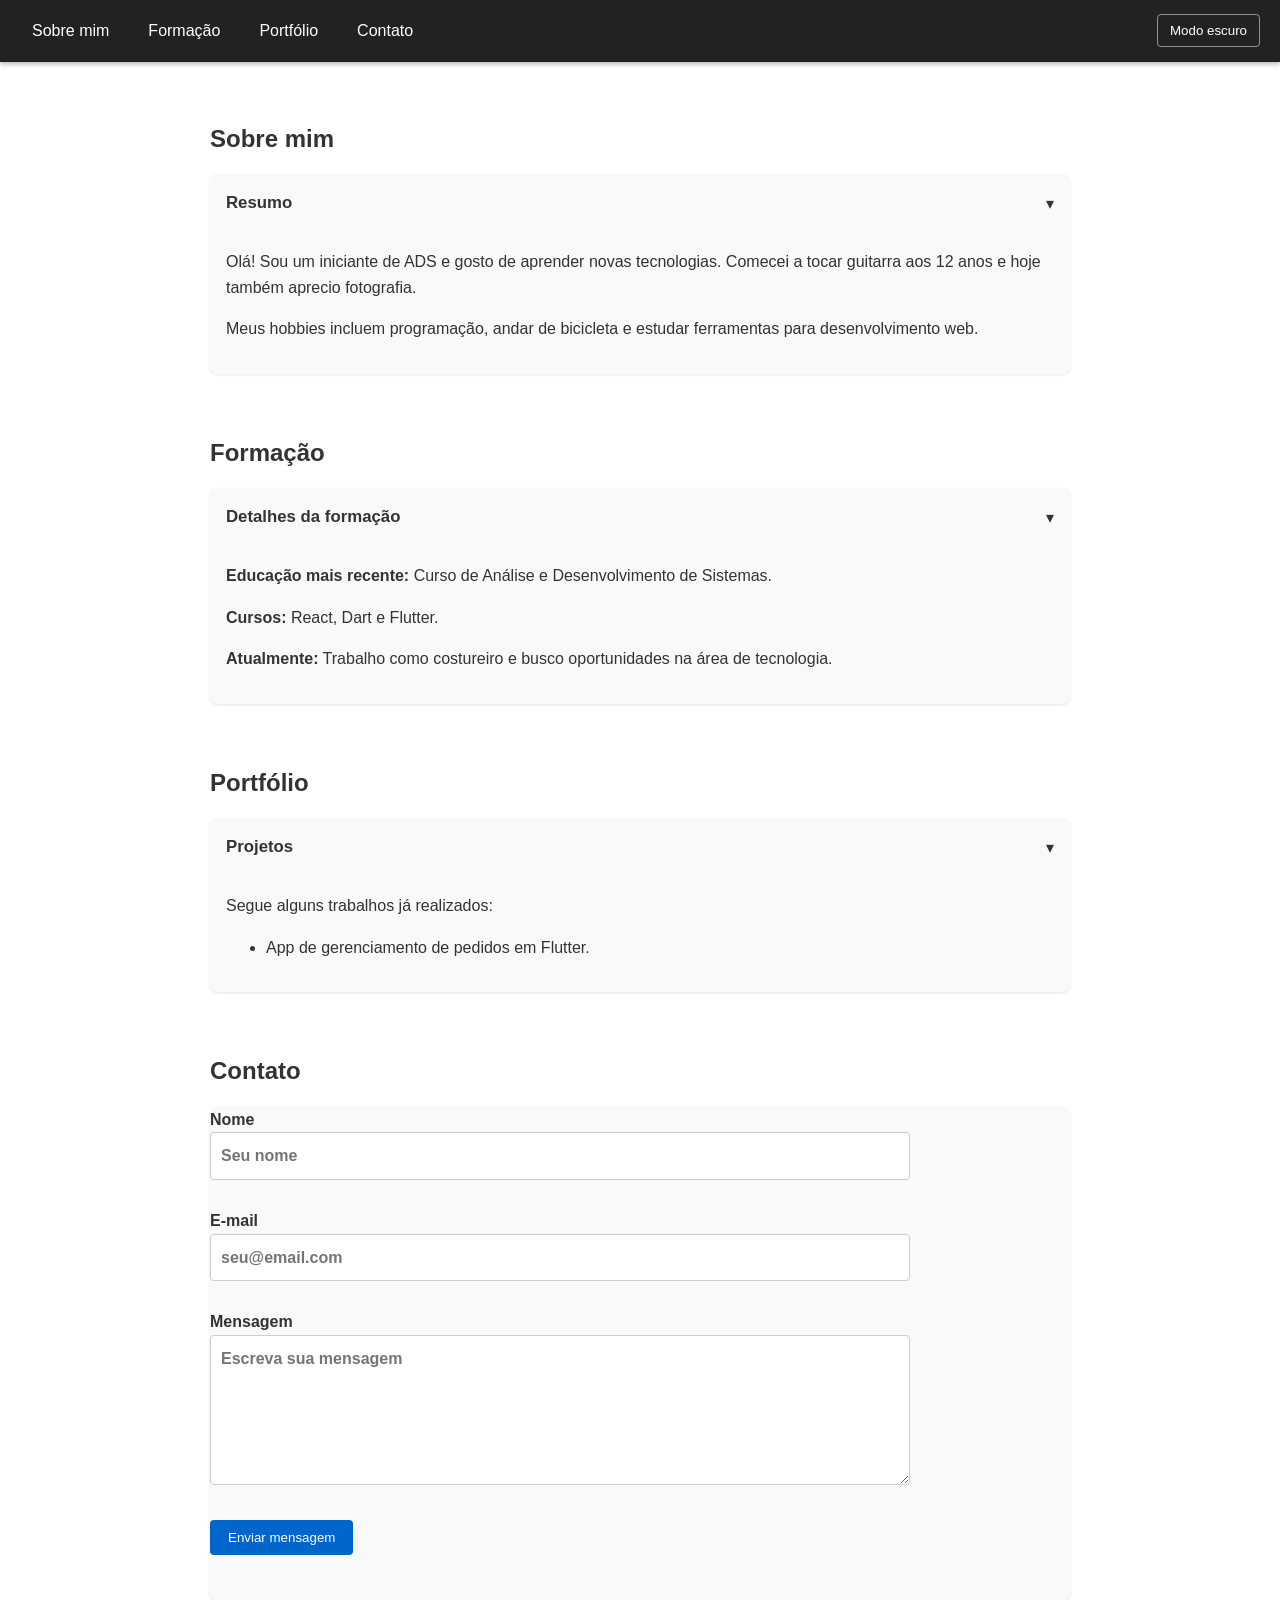
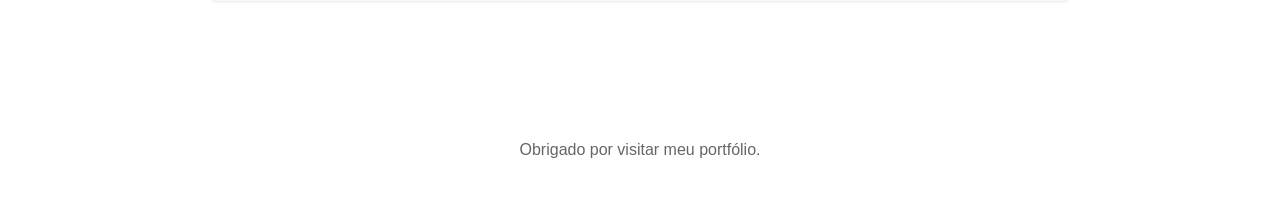
<file: index.html>
<!DOCTYPE html>
<html lang="pt-BR">
<head>
  <meta charset="UTF-8">
  <meta name="viewport" content="width=device-width, initial-scale=1.0">
  <title>Meu Portfólio</title>
  <!-- Link para o arquivo CSS que contém todo o estilo da página -->
  <link rel="stylesheet" href="styles.css">
</head>
<body>
  <!-- Cabeçalho fixo com navegação para as seções principais -->
  <header>
    <nav>
      <a href="#sobre">Sobre mim</a>
      <a href="#formacao">Formação</a>
      <a href="#portfolio">Portfólio</a>
      <a href="#contato">Contato</a>
      <div class="theme-switcher">
        <button id="modoEscuro" type="button">Modo escuro</button>
      </div>
    </nav>
  </header>

  <main>
    <!-- Seção Sobre mim com cartão expansível -->
    <section id="sobre">
      <h2>Sobre mim</h2>
      <div class="card" data-collapsible>
        <div class="card-header" role="button" tabindex="0" aria-expanded="true">
          <h3>Resumo</h3>
          <span class="chev">▾</span>
        </div>
        <div class="card-body">
          <p>Olá! Sou um iniciante de ADS e gosto de aprender novas tecnologias. Comecei a tocar guitarra aos 12 anos e hoje também aprecio fotografia.</p>
          <p>Meus hobbies incluem programação, andar de bicicleta e estudar ferramentas para desenvolvimento web.</p>
        </div>
      </div>
    </section>

    <!-- Seção Formação com detalhes da educação -->
    <section id="formacao">
      <h2>Formação</h2>
      <div class="card" data-collapsible>
        <div class="card-header" role="button" tabindex="0" aria-expanded="true">
          <h3>Detalhes da formação</h3>
          <span class="chev">▾</span>
        </div>
        <div class="card-body">
          <p><strong>Educação mais recente:</strong> Curso de Análise e Desenvolvimento de Sistemas.</p>
          <p><strong>Cursos:</strong> React, Dart e Flutter.</p>
          <p><strong>Atualmente:</strong> Trabalho como costureiro e busco oportunidades na área de tecnologia.</p>
        </div>
      </div>
    </section>

    <!-- Seção Portfólio com exemplos de projetos -->
    <section id="portfolio">
      <h2>Portfólio</h2>
      <div class="card portfolio-list" data-collapsible>
        <div class="card-header" role="button" tabindex="0" aria-expanded="true">
          <h3>Projetos</h3>
          <span class="chev">▾</span>
        </div>
        <div class="card-body">
          <p>Segue alguns trabalhos já realizados:</p>
          <ul>
            <li>App de gerenciamento de pedidos em Flutter.</li>
          </ul>
        </div>
      </div>
    </section>

    <!-- Seção Contato com formulário simples e validação em JavaScript -->
    <section id="contato">
      <h2>Contato</h2>
      <div class="card">
        <form id="contatoForm" novalidate>
          <label>
            Nome
            <input type="text" id="nome" name="nome" placeholder="Seu nome">
          </label>
          <span class="error" id="erroNome"></span>

          <label>
            E-mail
            <input type="email" id="email" name="email" placeholder="seu@email.com">
          </label>
          <span class="error" id="erroEmail"></span>

          <label>
            Mensagem
            <textarea id="mensagem" name="mensagem" rows="5" placeholder="Escreva sua mensagem"></textarea>
          </label>
          <span class="error" id="erroMensagem"></span>

          <button type="submit">Enviar mensagem</button>
          <p class="success" id="sucessoEnvio"></p>
        </form>
      </div>
    </section>
  </main>

  <!-- Rodapé simples com agradecimento -->
  <footer>
    <p>Obrigado por visitar meu portfólio.</p>
  </footer>

  <!-- Script JavaScript separado para manter o HTML limpo -->
  <script src="scripts.js"></script>
</body>
</html>
</file>
<file: styles.css>
:root {
  /* Cores padrão para o tema claro */
  --body-bg: #ffffff;
  --card-bg: #f9f9f9;
  --header-bg: #222222;
  --text-color: #333333;
  --link-color: #0066cc;
  --button-bg: #0066cc;
  --button-hover: #0055aa;
  --footer-color: #666666;
  --error-color: #b00000;
  --success-color: #008000;
  --nav-hover: rgba(255, 255, 255, 0.2);
}

/* Tema escuro alternativo */
.dark-theme {
  --body-bg: #111111;
  --card-bg: #1f1f1f;
  --header-bg: #000000;
  --text-color: #f0f0f0;
  --link-color: #66aaff;
  --button-bg: #3388ff;
  --button-hover: #2277dd;
  --footer-color: #cccccc;
  --nav-hover: rgba(255, 255, 255, 0.2);
}

/* Estilos base para todo o corpo da página */
* {
  box-sizing: border-box;
}

html,
body {
  margin: 0;
  padding: 0;
  font-family: Arial, sans-serif;
  line-height: 1.6;
  scroll-behavior: smooth;
  background: var(--body-bg);
  color: var(--text-color);
}

body {
  min-height: 100vh;
}

/* Cabeçalho fixo com sombra e navegação responsiva */
header {
  position: fixed;
  top: 0;
  left: 0;
  right: 0;
  background: var(--header-bg);
  color: #ffffff;
  padding: 10px 20px;
  z-index: 1000;
  box-shadow: 0 2px 5px rgba(0, 0, 0, 0.3);
}

nav {
  display: flex;
  flex-wrap: wrap;
  gap: 15px;
  align-items: center;
}

nav a {
  color: #ffffff;
  text-decoration: none;
  padding: 8px 12px;
  border-radius: 4px;
  transition: background 0.2s ease;
}

nav a:hover,
nav a:focus {
  background: var(--nav-hover);
}

/* Botão de troca de tema no canto da navegação */
.theme-switcher {
  display: flex;
  gap: 10px;
  align-items: center;
  margin-left: auto;
}

.theme-switcher button {
  padding: 8px 12px;
  border: 1px solid rgba(255, 255, 255, 0.5);
  background: transparent;
  color: #ffffff;
  border-radius: 4px;
  cursor: pointer;
}

.theme-switcher button:hover {
  background: rgba(255, 255, 255, 0.1);
}

/* Espaçamento principal da página para evitar o cabeçalho fixo */
main {
  padding: 100px 20px 40px;
  max-width: 900px;
  margin: 0 auto;
}

section {
  margin-bottom: 60px;
  scroll-margin-top: 90px;
}

section h2 {
  margin-bottom: 16px;
  color: var(--text-color);
}

/* Cartões com sombra e efeito hover */
.card {
  background: var(--card-bg);
  padding: 0;
  border-radius: 8px;
  box-shadow: 0 1px 3px rgba(0, 0, 0, 0.1);
  margin-bottom: 12px;
  overflow: hidden;
  transition: transform 0.2s ease, box-shadow 0.2s ease;
}

.card:hover {
  transform: translateY(-4px);
  box-shadow: 0 6px 18px rgba(0, 0, 0, 0.15);
}

.card-header {
  padding: 16px;
  cursor: pointer;
  display: flex;
  align-items: center;
  justify-content: space-between;
  gap: 12px;
}

.card-header h3 {
  margin: 0;
  font-size: 1.05rem;
}

.card-body {
  padding: 0 16px 16px 16px;
  max-height: 1000px;
  overflow: hidden;
  transition: max-height 0.28s ease;
}

.card.collapsed .card-body {
  max-height: 0;
  padding-bottom: 0;
}

.card .chev {
  transition: transform 0.25s ease;
}

.card.collapsed .chev {
  transform: rotate(-90deg);
}

.portfolio-list a {
  color: var(--link-color);
}

.portfolio-list a:hover {
  text-decoration: underline;
}

/* Estilo do formulário e seus campos */
form {
  display: grid;
  gap: 14px;
  max-width: 700px;
}

label {
  display: block;
  font-weight: 600;
}

input,
textarea {
  width: 100%;
  padding: 10px;
  border: 1px solid #cccccc;
  border-radius: 4px;
  font: inherit;
  background: #ffffff;
  color: var(--text-color);
}

textarea {
  resize: vertical;
}

button {
  width: fit-content;
  padding: 10px 18px;
  border: none;
  border-radius: 4px;
  background: var(--button-bg);
  color: #ffffff;
  cursor: pointer;
}

button:hover {
  background: var(--button-hover);
}

footer {
  text-align: center;
  color: var(--footer-color);
  padding: 20px 0;
}

/* Mensagens de erro e sucesso no formulário */
.error {
  color: var(--error-color);
  font-size: 0.95rem;
}

.success {
  color: var(--success-color);
}

/* Ajustes para telas menores */
@media (max-width: 640px) {
  nav {
    gap: 10px;
  }

  .theme-switcher {
    order: 1;
    width: 100%;
    justify-content: flex-start;
  }
}
</file>
